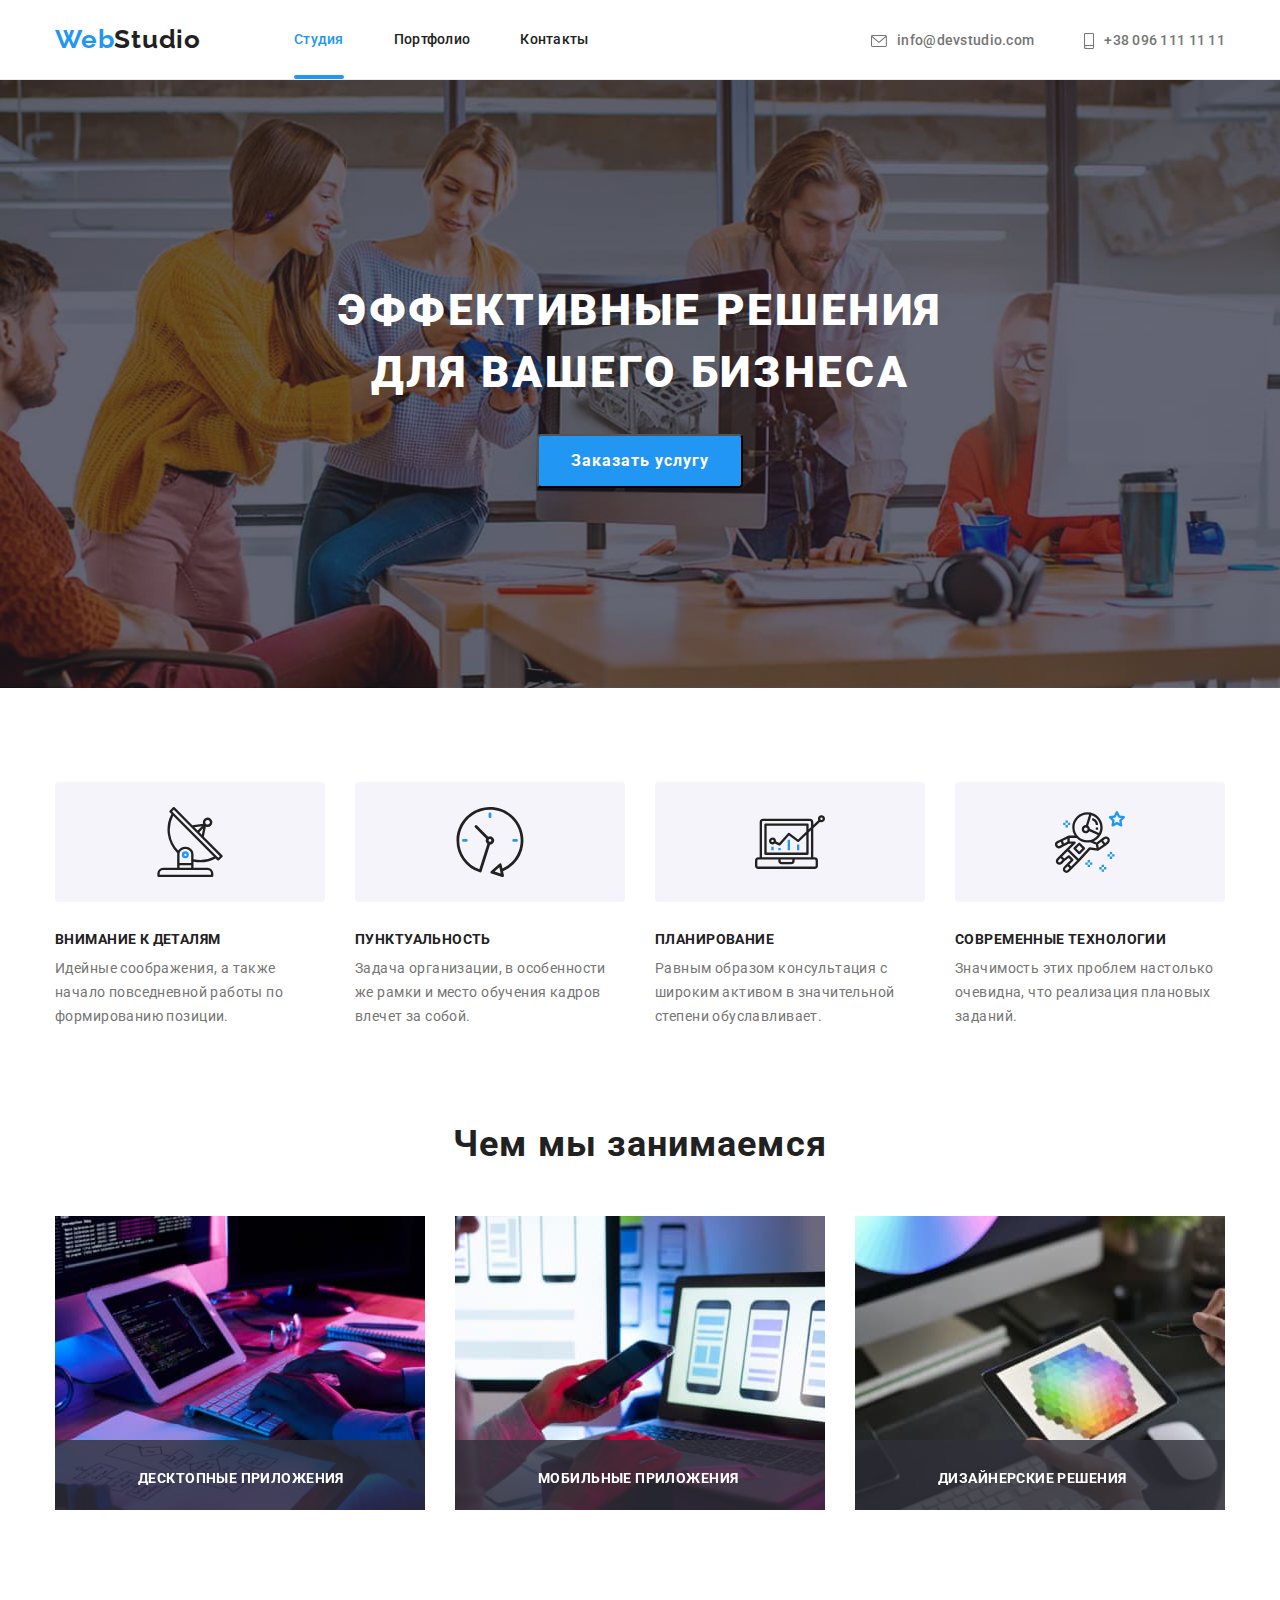
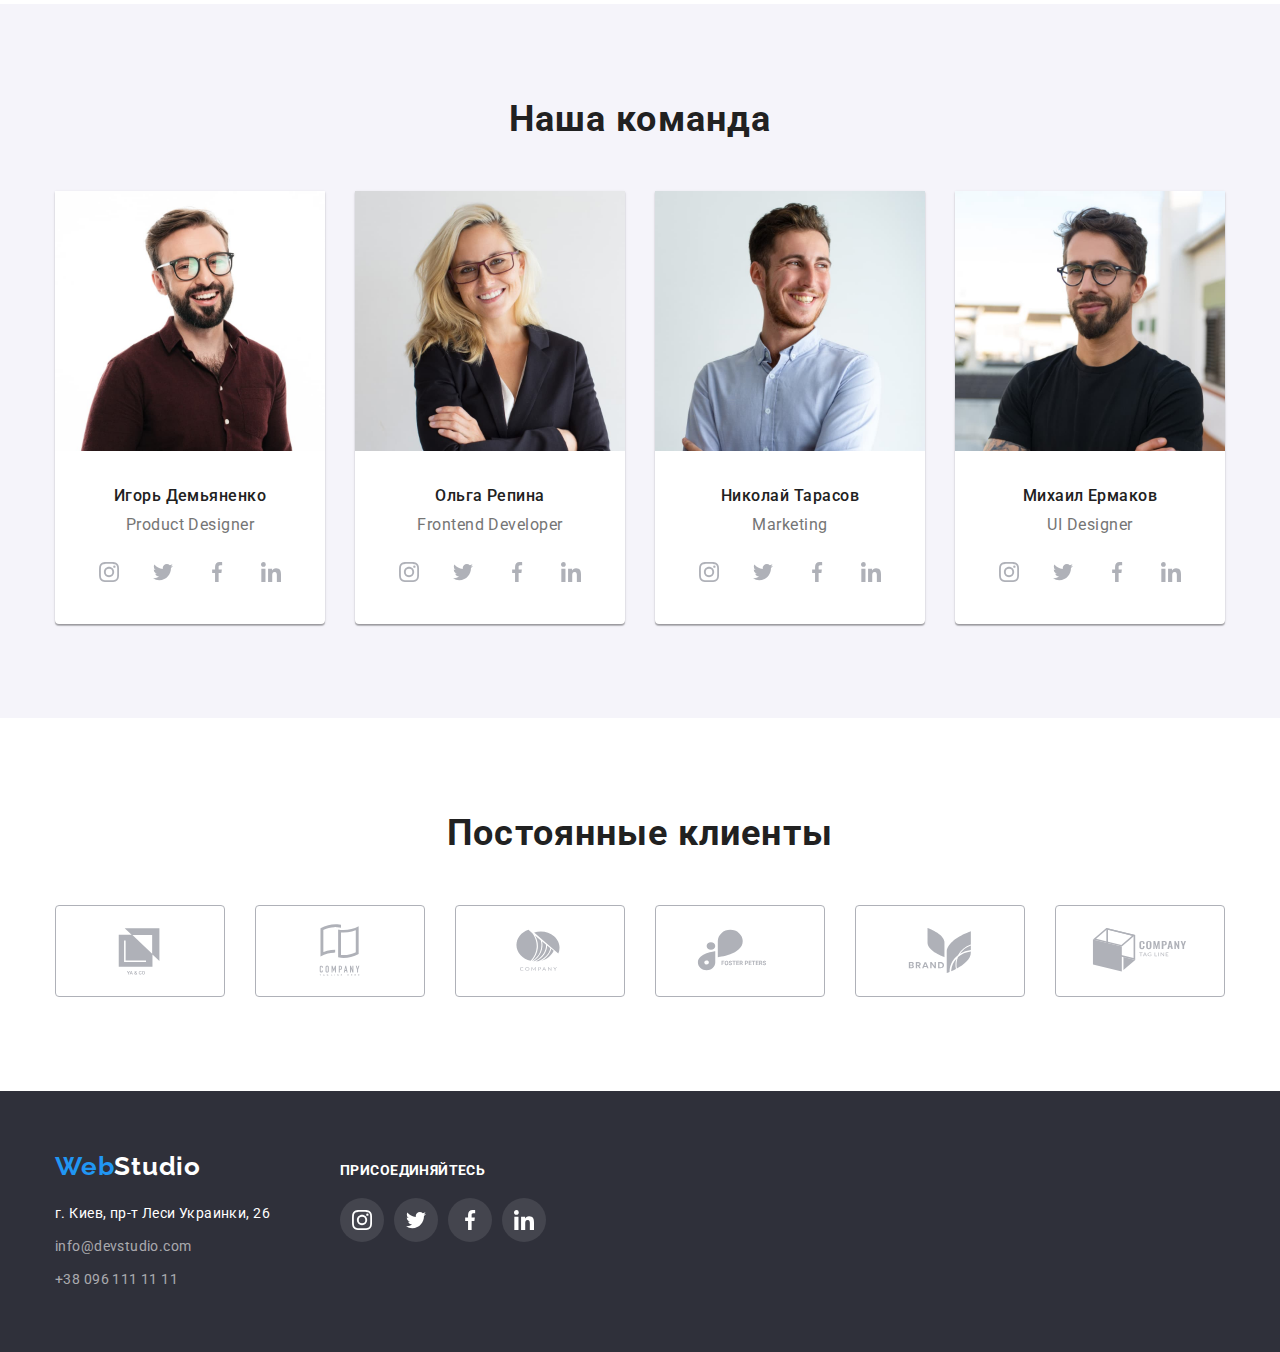
<file: index.html>
<!DOCTYPE html>
<html lang="ru">
<head>
    <meta charset="UTF-8">
    <meta http-equiv="X-UA-Compatible" content="IE=edge">
    <meta name="viewport" content="width=device-width, initial-scale=1.0">
    <title>WebStudio</title>
    <link rel="preconnect" href="https://fonts.googleapis.com">
    <link rel="preconnect" href="https://fonts.gstatic.com" crossorigin>
    <link href="https://fonts.googleapis.com/css2?family=Raleway:wght@700&family=Roboto:wght@400;500;700;900&display=swap" rel="stylesheet">
    <link rel="stylesheet" href="https://cdnjs.cloudflare.com/ajax/libs/modern-normalize/1.1.0/modern-normalize.min.css">
    <link rel="stylesheet" href="./css/styles.css">
</head>
<body>
    <header class="header-style">
        <div class="container main-nav">
        <nav class="main-nav">
            <a class="logo-head" href="/"><span class="logo-one">Web</span><span class="logo-dark">Studio</span></a>
            <ul class="site-nav list">
                <li class="item"><a href="./index.html" class="link current">Студия</a></li>
                <li class="item"><a href="./portfolio.html" class="link">Портфолио</a></li>
                <li class="item"><a href="#" class="link">Контакты</a></li>
            </ul>
        </nav>
        <ul class="info list">
            <li class="item">
                <a class="link" href="mailto:info@devstudio.com"><svg class="info-svg" width="16" height="12">
                    <use href="./images/icons.svg#icon-envelope"></use>
                </svg>info@devstudio.com</a></li>
            <li class="item">
                <a class="link" href="tel:+380961111111"><svg class="info-svg" width="10" height="16">
                    <use href="./images/icons.svg#icon-smartphone"></use>
                </svg>+38 096 111 11 11</a></li>
        </ul>
        </div>
    </header>       
    <main>
        <section class="service">
            <h1 class="service-hero">Эффективные решения<br>для вашего бизнеса</h1>
            <button data-modal-open type="button" class="service-button">Заказать услугу</button>
        </section>
        <section class="benefits">
            <!-- h2 надо спрятать -->
            <h2 class="visually-hidden">Спрячем</h2>
            <div class="container">
            <ul class="benefits-list list">
                <li class="item">
                    <div class="benefits-style">
                    <svg class="benefits-svg" width="70" height="70">
                        <use href="./images/icons.svg#icon-antenna"></use>
                    </svg>
                    </div>
                <h3 class="benefits-hero">Внимание к деталям</h3>
                <p class="benefits-text">Идейные соображения, а также начало повседневной работы по формированию позиции.</p>
                </li>
                <li class="item">
                    <div class="benefits-style">
                        <svg class="benefits-svg" width="70" height="70">
                            <use href="./images/icons.svg#icon-clock"></use>
                        </svg>
                    </div>
                <h3 class="benefits-hero">Пунктуальность</h3>
                <p class="benefits-text">Задача организации, в особенности же рамки и место обучения кадров влечет за собой.</p>
                </li>
                <li class="item">
                    <div class="benefits-style">
                        <svg class="benefits-svg" width="70" height="70">
                            <use href="./images/icons.svg#icon-diagram"></use>
                        </svg>
                    </div>
                <h3 class="benefits-hero">Планирование</h3>
                <p class="benefits-text">Равным образом консультация с широким активом в значительной степени обуславливает.</p>
                </li>
                <li class="item">
                    <div class="benefits-style">
                        <svg class="benefits-svg" width="70" height="70">
                            <use href="./images/icons.svg#icon-astronaut"></use>
                        </svg>
                    </div>
                <h3 class="benefits-hero">Современные технологии</h3>
                <p class="benefits-text">Значимость этих проблем настолько очевидна, что реализация плановых заданий.</p>
                </li>
            </ul>
            </div>
        </section>
        <section class="work">
            <div class="container">
             <h2 class="work-hero">Чем мы занимаемся</h2>
             <ul class="work-list list">
                 <li class="item"><img class="work-img" src="./images/img-1.jpg" width="370"  alt="набор текста на планшете">
                    <span class="work-name">Десктопные приложения</span>
                </li>
                 <li class="item"><img class="work-img" src="./images/img-2.jpg" width="370" height="294" alt="телефон в руке на фоне ноутбука">
                    <span class="work-name">Мобильные приложения</span>
                </li>
                 <li class="item"><img class="work-img" src="./images/img-3.jpg" width="370" height="294" alt="планшет в руках">
                    <span class="work-name">Дизайнерские решения</span>
                </li>
            </ul>
            </div>
        </section>
        <section class="team">
            <div class="container">
            <h2 class="team-hero">Наша команда</h2>
            <ul class="team-list list">
                <li class="item">
                    <img src="./images/img-11.jpg" width="270" height="260" alt="фото Игорь Демьяненко">
                    <div class="team-style">
                    <h3 class="team-name">Игорь Демьяненко</h3>
                    <p class="team-position" lang="en">Product Designer</p>
                    </div>
                        <div class="social-button">
                        <a class="link" href="#">
                            <svg class="link-svg" width="20" height="20">
                                <use href="./images/icons.svg#icon-instagram"></use>
                            </svg>
                        </a>
                        <a class="link" href="#">
                            <svg class="link-svg" width="20" height="20">
                                <use href="./images/icons.svg#icon-twitter"></use>
                            </svg>
                        </a>
                        <a class="link" href="#">
                            <svg class="link-svg" width="20" height="20">
                                <use href="./images/icons.svg#icon-facebook"></use>
                            </svg>
                        </a>
                        <a class="link" href="#">
                            <svg class="link-svg" width="20" height="20">
                                <use href="./images/icons.svg#icon-linkedin"></use>
                            </svg>
                        </a>
                        </div>
                </li>
                <li class="item">
                    <img src="./images/img-22.jpg" width="270" height="260" alt="фото Ольга Репина">
                    <div class="team-style">
                    <h3 class="team-name">Ольга Репина</h3>
                    <p class="team-position" lang="en">Frontend Developer</p>
                    </div>
                    <div class="social-button">
                        <a class="link" href="#">
                            <svg class="link-svg" width="20" height="20">
                                <use href="./images/icons.svg#icon-instagram"></use>
                            </svg>
                        </a>
                        <a class="link" href="#">
                            <svg class="link-svg" width="20" height="20">
                                <use href="./images/icons.svg#icon-twitter"></use>
                            </svg>
                        </a>
                        <a class="link" href="#">
                            <svg class="link-svg" width="20" height="20">
                                <use href="./images/icons.svg#icon-facebook"></use>
                            </svg>
                        </a>
                        <a class="link" href="#">
                            <svg class="link-svg" width="20" height="20">
                                <use href="./images/icons.svg#icon-linkedin"></use>
                            </svg>
                        </a>
                    </div>
                </li>
                <li class="item">
                    <img src="./images/img-33.jpg" width="270" height="260" alt="фото Николай Тарасов">
                    <div class="team-style">
                    <h3 class="team-name">Николай Тарасов</h3>
                    <p class="team-position" lang="en">Marketing</p>
                    </div>
                    <div class="social-button">
                        <a class="link" href="#">
                            <svg class="link-svg" width="20" height="20">
                                <use href="./images/icons.svg#icon-instagram"></use>
                            </svg>
                        </a>
                        <a class="link" href="#">
                            <svg class="link-svg" width="20" height="20">
                                <use href="./images/icons.svg#icon-twitter"></use>
                            </svg>
                        </a>
                        <a class="link" href="#">
                            <svg class="link-svg" width="20" height="20">
                                <use href="./images/icons.svg#icon-facebook"></use>
                            </svg>
                        </a>
                        <a class="link" href="#">
                            <svg class="link-svg" width="20" height="20">
                                <use href="./images/icons.svg#icon-linkedin"></use>
                            </svg>
                        </a>
                    </div>
                </li>
                <li class="item">
                    <img src="./images/img-44.jpg" width="270" height="260" alt="фото Михаил Ермаков">
                    <div class="team-style">
                    <h3 class="team-name">Михаил Ермаков</h3>
                    <p class="team-position" lang="en">UI Designer</p>
                    </div>
                    <div class="social-button">
                        <a class="link" href="#">
                            <svg class="link-svg" width="20" height="20">
                                <use href="./images/icons.svg#icon-instagram"></use>
                            </svg>
                        </a>
                        <a class="link" href="#">
                            <svg class="link-svg" width="20" height="20">
                                <use href="./images/icons.svg#icon-twitter"></use>
                            </svg>
                        </a>
                        <a class="link" href="#">
                            <svg class="link-svg" width="20" height="20">
                                <use href="./images/icons.svg#icon-facebook"></use>
                            </svg>
                        </a>
                        <a class="link" href="#">
                            <svg class="link-svg" width="20" height="20">
                                <use href="./images/icons.svg#icon-linkedin"></use>
                            </svg>
                        </a>
                    </div>
                </li>
            </ul>
            </div>
        </section>
        <section class="clients">
            <div class="container">
                <h2 class="team-hero">Постоянные клиенты</h2>
                <ul class="clients-list list">
                    <li class="clients-item">
                        <a class="clients-link" href="#">                 
                            <svg class="clients-svg" width="106" height="60">
                                <use href="./images/icons.svg#icon-client-1"></use>
                            </svg>                          
                        </a> 
                    </li>
                    <li class="clients-item">
                        <a class="clients-link" href="#">
                            <svg class="clients-svg" width="106" height="60">
                                <use href="./images/icons.svg#icon-client-2"></use>
                            </svg>                          
                        </a>
                    </li>
                    <li class="clients-item">
                        <a class="clients-link" href="#">               
                            <svg class="clients-svg" width="106" height="60">
                                <use href="./images/icons.svg#icon-client-3"></use>
                            </svg>       
                        </a>
                    </li>
                    <li class="clients-item">
                        <a class="clients-link" href="#">
                            <svg class="clients-svg" width="106" height="60">
                                <use href="./images/icons.svg#icon-client-4"></use>
                            </svg>
                        </a>
                    </li>
                    <li class="clients-item">
                        <a class="clients-link" href="#">
                            <svg class="clients-svg" width="106" height="60">
                                <use href="./images/icons.svg#icon-client-5"></use>
                            </svg>
                        </a>
                    </li>
                    <li class="clients-item">
                        <a class="clients-link" href="#">
                            <svg class="clients-svg" width="106" height="60">
                                <use href="./images/icons.svg#icon-client-6"></use>
                            </svg>                           
                        </a>
                    </li>
                </ul>
            </div>
        </section>
    </main>
        <footer class="footer">
            <div class="container footer">
                <div class="adress-item">
                    <a class="logo-footer" href="/"><span class="logo-one">Web</span><span class="logo-white">Studio</span></a>
                    <address class="address">
                    <a class="address-location" href="https://goo.gl/maps/Z3MZNtVe45XxFBUFA" target="_blank" rel="noopener noreferrer ">г. Киев, пр-т Леси Украинки, 26</a>
                    <a class="address-info" href="mailto:info@devstudio.com">info@devstudio.com</a>
                    <a class="address-info" href="tel:+380961111111">+38 096 111 11 11</a>
                    </address>
                </div>
                <div class="social-item">
                    <h3 class="join-hero">ПРИСОЕДИНЯЙТЕСЬ</h3>
                        <div class="join-link">
                        <a class="link" href="#">
                            <svg class="join-svg" width="20" height="20">
                                <use href="./images/icons.svg#icon-instagram"></use>
                            </svg>
                        </a>
                        <a class="link" href="#">
                            <svg class="join-svg" width="20" height="20">
                                <use href="./images/icons.svg#icon-twitter"></use>
                            </svg>
                        </a>
                        <a class="link" href="#">
                            <svg class="join-svg" width="20" height="20">
                                <use href="./images/icons.svg#icon-facebook"></use>
                            </svg>
                        </a>
                        <a class="link" href="#">
                            <svg class="join-svg" width="20" height="20">
                                <use href="./images/icons.svg#icon-linkedin"></use>
                            </svg>
                        </a>
                        </div>
                    </div>
                </div>
        </footer>
        <!-- Модалка на Service section -->
        <div data-modal class="backdrop is-hidden">
            <div class="modal">
                <button data-modal-close class="button-close" type="button" >  
                <svg class="modal-close" width="11" height="11" >
                    <use href="./images/icons.svg#model-close"></use>
                </svg>
                </button>
            </div>
        </div>
        <script src="./js/modal.js"></script>
</body>
</html>
</file>
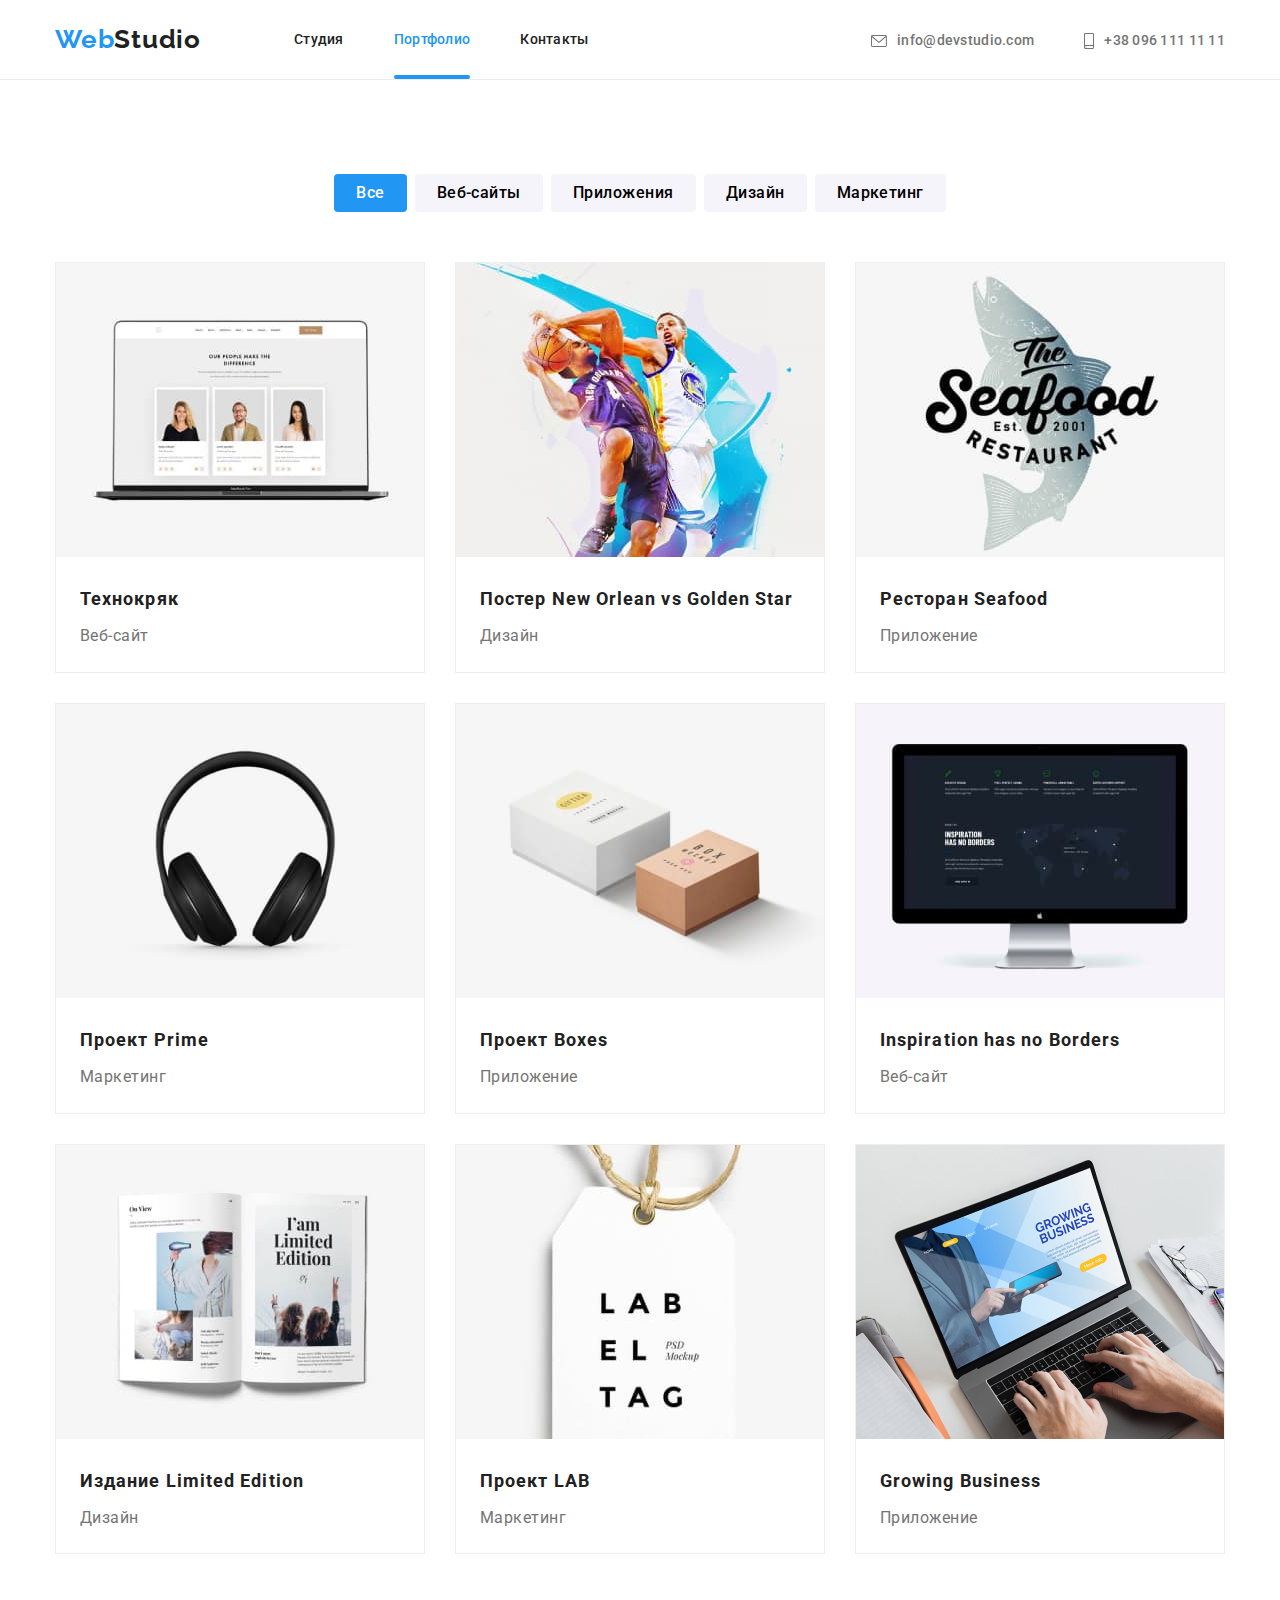
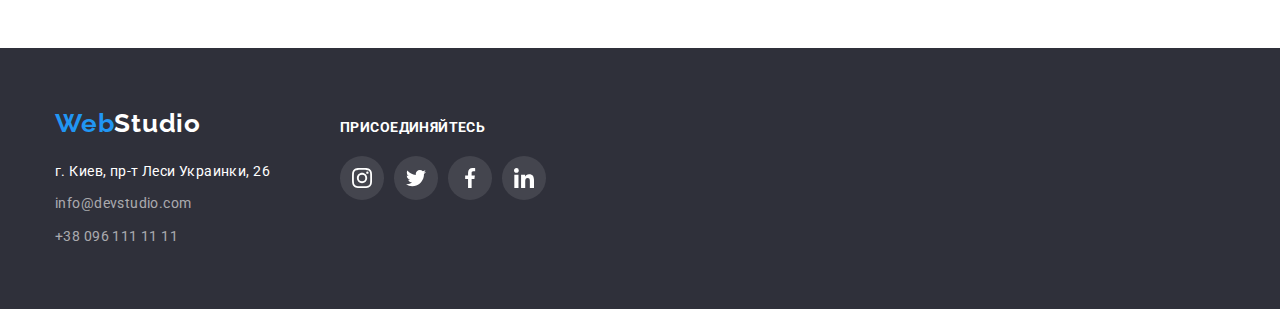
<file: portfolio.html>
<!DOCTYPE html>
<html lang="ru">
<head>
    <meta charset="UTF-8">
    <meta http-equiv="X-UA-Compatible" content="IE=edge">
    <meta name="viewport" content="width=device-width, initial-scale=1.0">
    <title>WebStudio</title>
    <link rel="preconnect" href="https://fonts.googleapis.com">
    <link rel="preconnect" href="https://fonts.gstatic.com" crossorigin>
    <link href="https://fonts.googleapis.com/css2?family=Raleway:wght@700&family=Roboto:wght@400;500;700;900&display=swap" rel="stylesheet">
    <link rel="stylesheet" href="https://cdnjs.cloudflare.com/ajax/libs/modern-normalize/1.1.0/modern-normalize.min.css">
    <link rel="stylesheet" href="./css/styles.css">
    </head>
        <body>
            <header class="header-style">
                <div class="container main-nav">
                    <nav class="main-nav">
                        <a class="logo-head" href="/"><span class="logo-one">Web</span><span class="logo-dark">Studio</span></a>
                        <ul class="site-nav list">
                            <li class="item"><a href="./index.html" class="link">Студия</a></li>
                            <li class="item"><a href="./portfolio.html" class="link current">Портфолио</a></li>
                            <li class="item"><a href="#" class="link">Контакты</a></li>
                        </ul>
                    </nav>
                    <ul class="info list">
                        <li class="item">
                            <a class="link" href="mailto:info@devstudio.com"><svg class="info-svg" width="16" height="12">
                                    <use href="./images/icons.svg#icon-envelope"></use>
                                </svg>info@devstudio.com</a>
                        </li>
                        <li class="item">
                            <a class="link" href="tel:+380961111111"><svg class="info-svg" width="10" height="16">
                                    <use href="./images/icons.svg#icon-smartphone"></use>
                                </svg>+38 096 111 11 11</a>
                        </li>
                    </ul>
                </div>
            </header>
         <main>
        <section class="carousel">
            <div class="container">
            <!-- Надо спрятать H1 -->
            <h1 class="visually-hidden">Спрячем</h1>
            <ul class="list-button list">
                <li class="item"><button type="button" class="list-filter current">Все</button></li>
                <li class="item"><button type="button" class="list-filter">Веб-сайты</button></li>
                <li class="item"><button type="button" class="list-filter">Приложения</button></li>
                <li class="item"><button type="button" class="list-filter">Дизайн</button></li>
                <li class="item"><button type="button" class="list-filter">Маркетинг</button></li>
            </ul>
            </div>
            <div class="container">
                <ul class="examples list">
                <li class="examples-item">
                    <div class="examples-thumb">
                        <img src="./images/img-portfolio-1.jpg" width="370" height="294" alt="ноутбук">
                        <div class="examples-overlay" >
                        <p class="overflow-text">Ресурс предлагает комплексные предложения с разным уровнем функционала и сервисов. Все это позволит посетителю получить исчерпывающие сведения о компании или частном лице.</p>
                        </div>
                    </div>
                    <div class="block-style">
                        <h2 class="examples-hero">Технокряк</h2>
                        <p class="examples-text">Веб-сайт</p>
                    </div>
                </li>
                <li class="examples-item">
                    <div class="examples-thumb">
                    <img src="./images/img-portfolio-2.jpg" width="370" height="294" alt="два баскетболиcта">
                    <div class="examples-overlay">
                        <p class="overflow-text">Ресурс предлагает комплексные предложения с разным уровнем функционала и сервисов. Все это позволит посетителю получить исчерпывающие сведения о компании или частном лице.</p>
                    </div>
                    </div>
                    <div class="block-style">
                    <h2 class="examples-hero">Постер New Orlean vs Golden Star</h2>
                    <p class="examples-text">Дизайн</p>
                    </div>
                </li>
                <li class="examples-item">
                    <div class="examples-thumb">
                    <img src="./images/img-portfolio-3.jpg" width="370" height="294" alt="логотип ресторана Seafood">
                    <div class="examples-overlay">
                        <p class="overflow-text">Ресурс предлагает комплексные предложения с разным уровнем функционала и сервисов. Все это позволит посетителю получить исчерпывающие сведения о компании или частном лице.</p>
                    </div>
                    </div>
                    <div class="block-style">
                    <h2 class="examples-hero">Ресторан Seafood</h2>
                    <p class="examples-text">Приложение</p>
                    </div>
                </li>
                <li class="examples-item">
                    <div class="examples-thumb">
                    <img src="./images/img-portfolio-4.jpg" width="370" height="294" alt="наушники">
                    <div class="examples-overlay">
                        <p class="overflow-text">Ресурс предлагает комплексные предложения с разным уровнем функционала и сервисов. Все это позволит посетителю получить исчерпывающие сведения о компании или частном лице.</p>
                    </div>
                    </div>
                    <div class="block-style">
                    <h2 class="examples-hero">Проект Prime</h2>
                    <p class="examples-text">Маркетинг</p>
                    </div>
                </li>
                <li class="examples-item">
                    <div class="examples-thumb">
                    <img src="./images/img-portfolio-5.jpg" width="370" height="294" alt="упаковочные коробки">
                    <div class="examples-overlay">
                        <p class="overflow-text">Ресурс предлагает комплексные предложения с разным уровнем функционала и сервисов. Все это позволит посетителю получить исчерпывающие сведения о компании или частном лице.</p>
                    </div>
                    </div>
                    <div class="block-style">
                    <h2 class="examples-hero">Проект Boxes</h2>
                    <p class="examples-text">Приложение</p>
                    </div>
                </li>
                <li class="examples-item">
                    <div class="examples-thumb">
                    <img src="./images/img-portfolio-6.jpg" width="370" height="294" alt="монитор">
                    <div class="examples-overlay">
                        <p class="overflow-text">Ресурс предлагает комплексные предложения с разным уровнем функционала и сервисов. Все это позволит посетителю получить исчерпывающие сведения о компании или частном лице.</p>
                    </div>
                    </div>
                    <div class="block-style">
                    <h2 class="examples-hero" lang="en">Inspiration has no Borders</h2>
                    <p class="examples-text">Веб-сайт</p>
                    </div>
                </li>
                <li class="examples-item">
                    <div class="examples-thumb">
                    <img src="./images/img-portfolio-7.jpg" width="370" height="294" alt="журнал">
                    <div class="examples-overlay">
                        <p class="overflow-text">Ресурс предлагает комплексные предложения с разным уровнем функционала и сервисов. Все это позволит посетителю получить исчерпывающие сведения о компании или частном лице.</p>
                    </div>
                    </div>
                    <div class="block-style">
                    <h2 class="examples-hero">Издание Limited Edition</h2>
                    <p class="examples-text">Дизайн</p>
                    </div>
                </li>
                <li class="examples-item">
                    <div class="examples-thumb">
                    <img src="./images/img-portfolio-8.jpg" width="370" height="294" alt="бирка с названием лейбла">
                    <div class="examples-overlay">
                        <p class="overflow-text">Ресурс предлагает комплексные предложения с разным уровнем функционала и сервисов. Все это позволит посетителю получить исчерпывающие сведения о компании или частном лице.</p>
                    </div>
                    </div>
                    <div class="block-style">
                    <h2 class="examples-hero">Проект LAB</h2>
                    <p class="examples-text">Маркетинг</p>
                    </div>
                </li>
                <li class="examples-item">
                    <div class="examples-thumb">
                    <img src="./images/img-portfolio-9.jpg" width="370" height="294" alt="руки на клавиатуре ноутбука">
                    <div class="examples-overlay">
                        <p class="overflow-text">Ресурс предлагает комплексные предложения с разным уровнем функционала и сервисов. Все это позволит посетителю получить исчерпывающие сведения о компании или частном лице.</p>
                    </div>
                    </div>
                    <div class="block-style">
                    <h2 class="examples-hero" lang="en">Growing Business</h2>
                    <p class="examples-text">Приложение</p>
                    </div>
                </li>
                </ul>
                </div>
        </section>
    </main>
     <footer class="footer">
            <div class="container footer">
                <div class="adress-item">
                    <a class="logo-footer" href="/"><span class="logo-one">Web</span><span class="logo-white">Studio</span></a>
                    <address class="address">
                    <a class="address-location" href="https://goo.gl/maps/Z3MZNtVe45XxFBUFA" target="_blank" rel="noopener noreferrer ">г. Киев, пр-т Леси Украинки, 26</a>
                    <a class="address-info" href="mailto:info@devstudio.com">info@devstudio.com</a>
                    <a class="address-info" href="tel:+380961111111">+38 096 111 11 11</a>
                    </address>
                </div>
                <div class="social-item">
                    <h3 class="join-hero">ПРИСОЕДИНЯЙТЕСЬ</h3>
                        <div class="join-link">
                        <a class="link" href="#">
                            <svg class="join-svg" width="20" height="20">
                                <use href="./images/icons.svg#icon-instagram"></use>
                            </svg>
                        </a>
                        <a class="link" href="#">
                            <svg class="join-svg" width="20" height="20">
                                <use href="./images/icons.svg#icon-twitter"></use>
                            </svg>
                        </a>
                        <a class="link" href="#">
                            <svg class="join-svg" width="20" height="20">
                                <use href="./images/icons.svg#icon-facebook"></use>
                            </svg>
                        </a>
                        <a class="link" href="#">
                            <svg class="join-svg" width="20" height="20">
                                <use href="./images/icons.svg#icon-linkedin"></use>
                            </svg>
                        </a>
                        </div>
                    </div>
                </div>
        </footer>
</body>
</html>
</file>
<file: css/styles.css>
:root {
    --primary-text-color: #757575;
    --secondary-text-color: #212121;
    --color-logo: #2196F3;
    --white-color: #ffffff;
    --cursor-default: default;

}
body {
    font-family: 'Roboto', sans-serif, 'Arial', sans-serif;
    color: var(--primary-text-color);
    background-color: var(--white-color);
                            
}
.visually-hidden {
    position: absolute;
    width: 1px;
    height: 1px;
    margin: -1px;
    border: 0;
    padding: 0;
    white-space: nowrap;
    clip-path: inset(100%);
    clip: rect(0 0 0 0);
    overflow: hidden;
}
.list {
    list-style: none;
    margin: 0;
    padding: 0;
}                      
.container {
    width: 1200px;
    padding-left: 15px;
    padding-right: 15px;
    margin: 0 auto;
}
                                /* Header section */
.header-style {
    border-bottom: 1px solid #ECECEC;
}
.main-nav {
    display: flex;
    align-items: center;
}
                                    /* Logo */
.logo-head {
    text-decoration: none;
    cursor: var(--cursor-default);
}
.logo-one {
    color: var(--color-logo);
    font-family: 'Raleway';
    font-weight: 700;
    font-size: 26px;
    line-height: 1.2;
    letter-spacing: 0.03em;
}
.logo-dark {
    color: var(--secondary-text-color);
    font-family: 'Raleway';
    font-weight: 700;
    font-size: 26px;
    line-height: 1.2;
    letter-spacing: 0.03em;
}
                                /*  Site nav */
.site-nav {
    display: flex;
    margin-left: 93px;
}
.site-nav .item + .item {
    margin-left: 50px;
}
.site-nav .link {
    position: relative;
    display: block;
    color: var(--secondary-text-color);
    font-weight: 500;
    font-size: 14px;
    line-height: 1.1;
    letter-spacing: 0.02em;
    text-decoration: none;
    cursor: var(--cursor-default);
    padding-top: 32px;
    padding-bottom: 32px;
    transition: 250ms cubic-bezier(0.4, 0, 0.2, 1);
}
.site-nav .link.current {
    color: var(--color-logo);
}
.site-nav .link.current::after  {
    content: '';
    position: absolute;
    bottom: 0;
    display: block;
    width: 100%;
    height: 4px;
    background-color: var(--color-logo);
    border-radius: 2px;
    opacity: 1;
}
.site-nav .link::after {
    content: '';
    position: absolute;
    bottom: 0;
    display: block;
    width: 100%;
    height: 4px;
    background-color: var(--color-logo);
    border-radius: 2px;
    transition: 250ms cubic-bezier(0.4, 0, 0.2, 1);
    opacity: 0;
}
.site-nav .link:hover::after,
.site-nav .link:focus::after {
    content: '';
    position: absolute;
    bottom: 0;
    display: block;
    width: 100%;
    height: 4px;
    background-color: var(--color-logo);
    border-radius: 2px;
    transition: 250ms cubic-bezier(0.4, 0, 0.2, 1);
    opacity: 1;
}
.site-nav .link:hover, 
.site-nav .link:focus {
    color: var(--color-logo);
}

                                /* Info nav */
.info {
    display: flex;
    margin-left: auto;
}
.item {
    align-items: center;
}
.info-svg {
    margin-right: 10px;
    vertical-align: middle;
}
.info-svg .item + .item {
    margin-left: 10px;
}
.info .link {
    color: var(--primary-text-color);
    fill: #757575;
    font-weight: 500;
    font-size: 14px;
    line-height: 1.1;
    letter-spacing: 0.02em;
    text-decoration: none;
    cursor: var(--cursor-default);
    transition: 250ms cubic-bezier(0.4, 0, 0.2, 1);
}
.info .item + .item {
    margin-left: 50px;
}
.item .link:hover, 
.item .link:focus {
    fill: var(--color-logo);
    color: var(--color-logo);
    transition: 250ms cubic-bezier(0.4, 0, 0.2, 1);
}
                                /* Servis section */
.service {
    background-image: linear-gradient(to top, rgba(47, 48, 58, 0.4), rgba(47, 48, 58, 0.4)), url(../images/Background-Img.jpg);
    background-repeat: no-repeat;
    background-size: cover;
    background-position: center;
    max-width: 1600px;
    margin-left: auto;
    margin-right: auto;
    background-color: #2F303A;
    text-align: center;
    padding-bottom: 200px;
    padding-top: 200px;
}
.service-hero {
    margin-top: 0;
    margin-bottom: 30px;
    color: var(--white-color);
    font-weight: 900;
    font-size: 44px;
    line-height: 1.4;
    letter-spacing: 0.06em;
    text-transform: uppercase;
}
.service-button {
    font-family: 'Roboto';
    font-weight: 700;
    font-size: 16px;
    line-height: 1.9;
    letter-spacing: 0.06em;
    cursor: pointer;
    padding: 10px 32px;
}
.service button {
    color: var(--white-color);
    background: var(--color-logo);
    box-shadow: 0px 4px 4px rgba(0, 0, 0, 0.15);
    border-radius: 4px;
}
.backdrop {
    position: fixed;
    top: 0;
    left: 0;
    width: 100%;
    height: 100%;
    background-color: rgba(0, 0, 0, 0.2);
    transition: 250ms cubic-bezier(0.4, 0, 0.2, 1);
}
.backdrop.is-hidden {
    pointer-events: none;
    opacity: 0;
    transform: scale(1.25) ;
    background-color: rgba(33, 150, 243, 0.75);
    transition: 250ms cubic-bezier(0.4, 0, 0.2, 1);
}
.modal {
    position: absolute;
    top: 50%;
    left: 50%;
    transform: translate(-50%, -50%);
    width: 528px;
    height: 581px;
    background-color: var(--white-color);
    box-shadow: 0px 1px 3px rgba(0, 0, 0, 0.12),
                0px 1px 1px rgba(0, 0, 0, 0.14),
                0px 2px 1px rgba(0, 0, 0, 0.2);
    border-radius: 4px;
}
.button-close {
    position: absolute;
    top: 8px;
    right: 8px;
    width: 30px;
    height: 30px;
    background-color: var(--white-color);
    border-radius: 50%;
    border: 1px solid rgba(0, 0, 0, 0.1);
}
                                /* Benefits section */
.benefits-list {
    display: flex;  
}
.benefits .item + .item {
    margin-left: 30px;
}
.benefits {
    padding-top: 94px;
    padding-bottom: 94px;
}
.benefits-style {
    display: flex;
    justify-content: center;
    align-items: center;
    border-radius: 4px;
    background-color: #F5F4FA;
    margin-bottom: 30px;
    width: 270px;
    height: 120px;
}
.benefits-hero {
    color: var(--secondary-text-color);
    font-size: 14px;
    line-height: 1.1;
    letter-spacing: 0.03em;
    text-transform: uppercase;
    margin-top: 0;
    margin-bottom: 10px;
}
.benefits-text {
    color: var(--primary-text-color);
    font-size: 14px;
    line-height: 1.7;
    letter-spacing: 0.03em;
    margin-top: 0;
    margin-bottom: 0;
}
                                /* Work section */
.work-list {
    display: flex;
    align-items: flex-end;
}
.work-list .work-img {
    display: flex;
    align-items: flex-end;
}
.work {
    padding-bottom: 94px;
}
.work-hero {
    margin-top: 0;
    margin-bottom: 50px;
    color: var(--secondary-text-color);
    font-size: 36px;
    line-height: 1.2;
    text-align: center;
    letter-spacing: 0.03em;
}
.work-list .item + .item {
    margin-left: 30px;
}
.work-list .item{
    display: block;
    max-width: 100%;
    position: relative;
}
.work-list .item::after {
    content: '';
    position: absolute;
    width: 370px;
    height: 70px;
    left: 0;
    bottom: 0;
    background-color: rgba(47, 48, 58, 0.8);
}
.work-name {
    display: block;
    position: absolute;
    left: 83px;
    bottom: 31px;
    color: var(--white-color);
    font-weight: 700;
    font-size: 14px;
    line-height: 1.1px;
    letter-spacing: 0.03em;
    text-transform: uppercase;
    z-index: 1;
}


                                /* Team section */
.team {
    background-color: #F5F4FA;
    padding-top: 94px;
    padding-bottom: 94px;
}
.team-list {
    display: flex;
}
.team-list .item {
    border: 1px solid inherit;
    background: var(--white-color);
    box-shadow: 0px 1px 3px rgba(0, 0, 0, 0.12),
                0px 1px 1px rgba(0, 0, 0, 0.14),
                0px 2px 1px rgba(0, 0, 0, 0.2);
    border-radius: 0px 0px 4px 4px;
}
.team-list .item + .item {
    margin-left: 30px;
}
.team-hero {
    color: var(--secondary-text-color);
    font-size: 36px;
    line-height: 1.2;
    text-align: center;
    letter-spacing: 0.03em;
    margin-top: 0;
    margin-bottom: 50px;
}
.team-name {
    color: var(--secondary-text-color);
    font-weight: 500;
    font-size: 16px;
    line-height: 1.2;
    text-align: center;
    letter-spacing: 0.03em;
    margin-top: 0;
    margin-bottom: 10px;
}
.team-position {
    color: var(--primary-text-color);
    font-size: 16px;
    line-height: 1.2;
    text-align: center;
    letter-spacing: 0.03em;
    margin: 0;
}
.team-list .team-style {
    padding-top: 30px;
    padding-bottom: 16px;
}                                    
    
                                     /* Social content */
.link-svg {
    display: block;
    margin: 0 auto;
    padding: -12px;
}
.social-button {
    display: flex;
    justify-content: center; 
    margin-bottom: 30px;
}
.social-button .link {
    fill: #AFB1B8;
    padding: 12px 12px;
    border-radius: 50%;
    transition: 250ms cubic-bezier(0.4, 0, 0.2, 1);
}
.social-button .link + .link {
    margin-left: 10px;
}
.social-button .link:hover,
.social-button .link:focus {
    fill: var(--white-color);
    background-color: var(--color-logo);
    outline: none;
    transition: 250ms cubic-bezier(0.4, 0, 0.2, 1);
}
                                /* clients section */
.clients {
    padding-top: 94px;
    padding-bottom: 94px;
}
.clients-list {
    display: flex;
    justify-content: center;
    align-items: center;
    margin-top: 50px;
}
.clients-item:not(:last-child) {
    margin-right: 30px;
}
.clients-link {
    display: flex;
    justify-content: center;
    align-items: center;
    fill: #AFB1B8;
    border: 1px solid #AFB1B8;
    border-radius: 4px;
    width: 170px;
    height: 92px;
    transition: 250ms cubic-bezier(0.4, 0, 0.2, 1);
}
.clients-link:hover,
.clients-link:focus {
    border-color: var(--color-logo);
    fill: var(--color-logo);
    outline: none;
    transition: 250ms cubic-bezier(0.4, 0, 0.2, 1);
}
                                /* Footer section */
.footer .logo-footer {
    display: block;
    margin-bottom: 20px;
    text-decoration: none;
    cursor: var(--cursor-default);
}
.address a {
    display: block;
    margin-bottom: 9px;
}
.address a:last-child {
    margin-bottom: 0;
}
.footer .container {
    padding-top: 0;
    padding-bottom: 0;
}
.logo-white {
    color: var(--white-color);
    font-family: 'Raleway';
    font-weight: 700;
    font-size: 26px;
    line-height: 1.2;
    letter-spacing: 0.03em;
}
.footer {
    background-color: #2F303A;
    padding-top: 60px;
    padding-bottom: 60px;
}
.address-location {
    color: var(--white-color);
    font-size: 14px;
    line-height: 1.7;
    letter-spacing: 0.03em;
}
.address-info {
    color: rgba(255, 255, 255, 0.6);
    font-size: 14px;
    line-height: 1.7;
    letter-spacing: 0.03em;
}
.address a {
    text-decoration: none;
    font-style: normal;
    cursor: var(--cursor-default);
    transition: 250ms cubic-bezier(0.4, 0, 0.2, 1);
}
.address a:hover,
.address a:focus {
    color: var(--color-logo);
    transition: 250ms cubic-bezier(0.4, 0, 0.2, 1);
}
                                    /* Social section */        
.footer {
    display: flex;
}
.adress-item {
    display: flex;
    flex-direction: column;
}
.join-hero {
    display: flex;
    font-weight: 700;
    font-size: 14px;
    line-height: 1.1;
    letter-spacing: 0.03em;
    text-transform: uppercase;
    color: var(--white-color);
    margin-top: 12px;
    margin-bottom: 20px;
}
.social-item {
    display: flex;
    flex-direction: column;
    margin-left: 70px;
}
.join-link {
    display: flex;
}
.join-svg {
    display: block;
    margin: 0 auto;
}
.social-item .link {
    display: flex;
    width: 44px;
    height: 44px;
    justify-content: center;
    align-items: center;
    border-radius: 50%;
    background: rgba(255, 255, 255, 0.1);
    fill: var(--white-color);
    outline: none;
    transition: 250ms cubic-bezier(0.4, 0, 0.2, 1);
}
.social-item .link+.link {
    margin-left: 10px;
}
.social-item .link:hover,
.social-item .link:focus {
    background-color: var(--color-logo);
    fill: var(--white-color);
    transition: 250ms cubic-bezier(0.4, 0, 0.2, 1);
}

                                    /* Страница Портфолио */

                                        /* Фильтр */
.carousel {
    padding-top: 94px;
    padding-bottom: 94px;
}
.list-button {
    display: flex;  
    justify-content: center;
    margin-bottom: 50px;
}
.list-filter {
    display: inline-block;
    font-family: 'Roboto';
    font-style: normal;
    font-weight: 500;
    font-size: 16px;
    line-height: 1.6;
    letter-spacing: 0.03em;
    background-color: #F5F4FA;
    border-radius: 4px;
    border: inherit;
    padding: 6px 22px;
    transition: 250ms cubic-bezier(0.4, 0, 0.2, 1);
}
.list-button .item + .item {
    margin-left: 8px;
}
.list-button .current {
    color: var(--white-color);
    background-color: var(--color-logo);
}
 .list-button button:hover,
 .list-button button:focus {
    outline: none;
    color: var(--white-color);
    background-color: var(--color-logo);
    box-shadow: 0px 3px 1px rgba(0, 0, 0, 0.1),
                0px 1px 2px rgba(0, 0, 0, 0.08),
                0px 2px 2px rgba(0, 0, 0, 0.12);
    transition: 250ms cubic-bezier(0.4, 0, 0.2, 1);
}
                                        /* Портфолио */

.examples-hero {
    color: var(--secondary-text-color);
    font-size: 18px;
    line-height: 2;
    letter-spacing: 0.06em;
    margin-top: 0;
    margin-bottom: 4px;
}
.examples-text {
    color: var(--primary-text-color);
    font-size: 16px;
    line-height: 1.9;
    letter-spacing: 0.03em;
    margin-top: 0;
    margin-bottom: 0;
}
.examples {
    display: flex;
    flex-wrap: wrap;
}
.examples-item {
    display: block;
    border: 1px solid #EEEEEE;
    width: 370px;
    margin-right: 30px;
    margin-bottom: 30px;
    transition: 250ms cubic-bezier(0.4, 0, 0.2, 1);
}
.exemples-img {
    display: flex;
}
.examples-thumb {
    position: relative;
    overflow: hidden;
}
.examples-overlay { 
    position: absolute;
    top: 0;
    bottom: 0;
    width: 100%;
    height: 100%;
    transform: translateY(100%);
    background-color: rgba(33, 150, 243, 0.9);
    transition: 250ms cubic-bezier(0.4, 0, 0.2, 1);
}
.overflow-text {
    position: absolute;
    top: 63px;
    left: 24px;
    bottom: 63px;
    right: 24px;
    padding: 0;
    margin: 0;
    font-style: normal;
    font-weight: 400;
    font-size: 18px;
    line-height: 1.6;
    letter-spacing: 0.03em;
    color: var(--white-color);
}
.block-style {
    display: block;
    padding-left: 24px;
    padding-top: 20px;
    padding-bottom: 20px;
}
.examples-item:hover {
    box-shadow: 0px 1px 1px rgba(0, 0, 0, 0.12),
                0px 4px 4px rgba(0, 0, 0, 0.06),
                1px 4px 6px rgba(0, 0, 0, 0.16);
    transition: 250ms cubic-bezier(0.4, 0, 0.2, 1);        
}
.examples-item:hover .examples-overlay {
    transform: translateY(0);
    transition: 250ms cubic-bezier(0.4, 0, 0.2, 1);
}
.examples-item:nth-child(3n) {
    margin-right: 0;
}
.examples-item:nth-last-child(-n + 3) {
    margin-bottom: 0;
}
</file>
